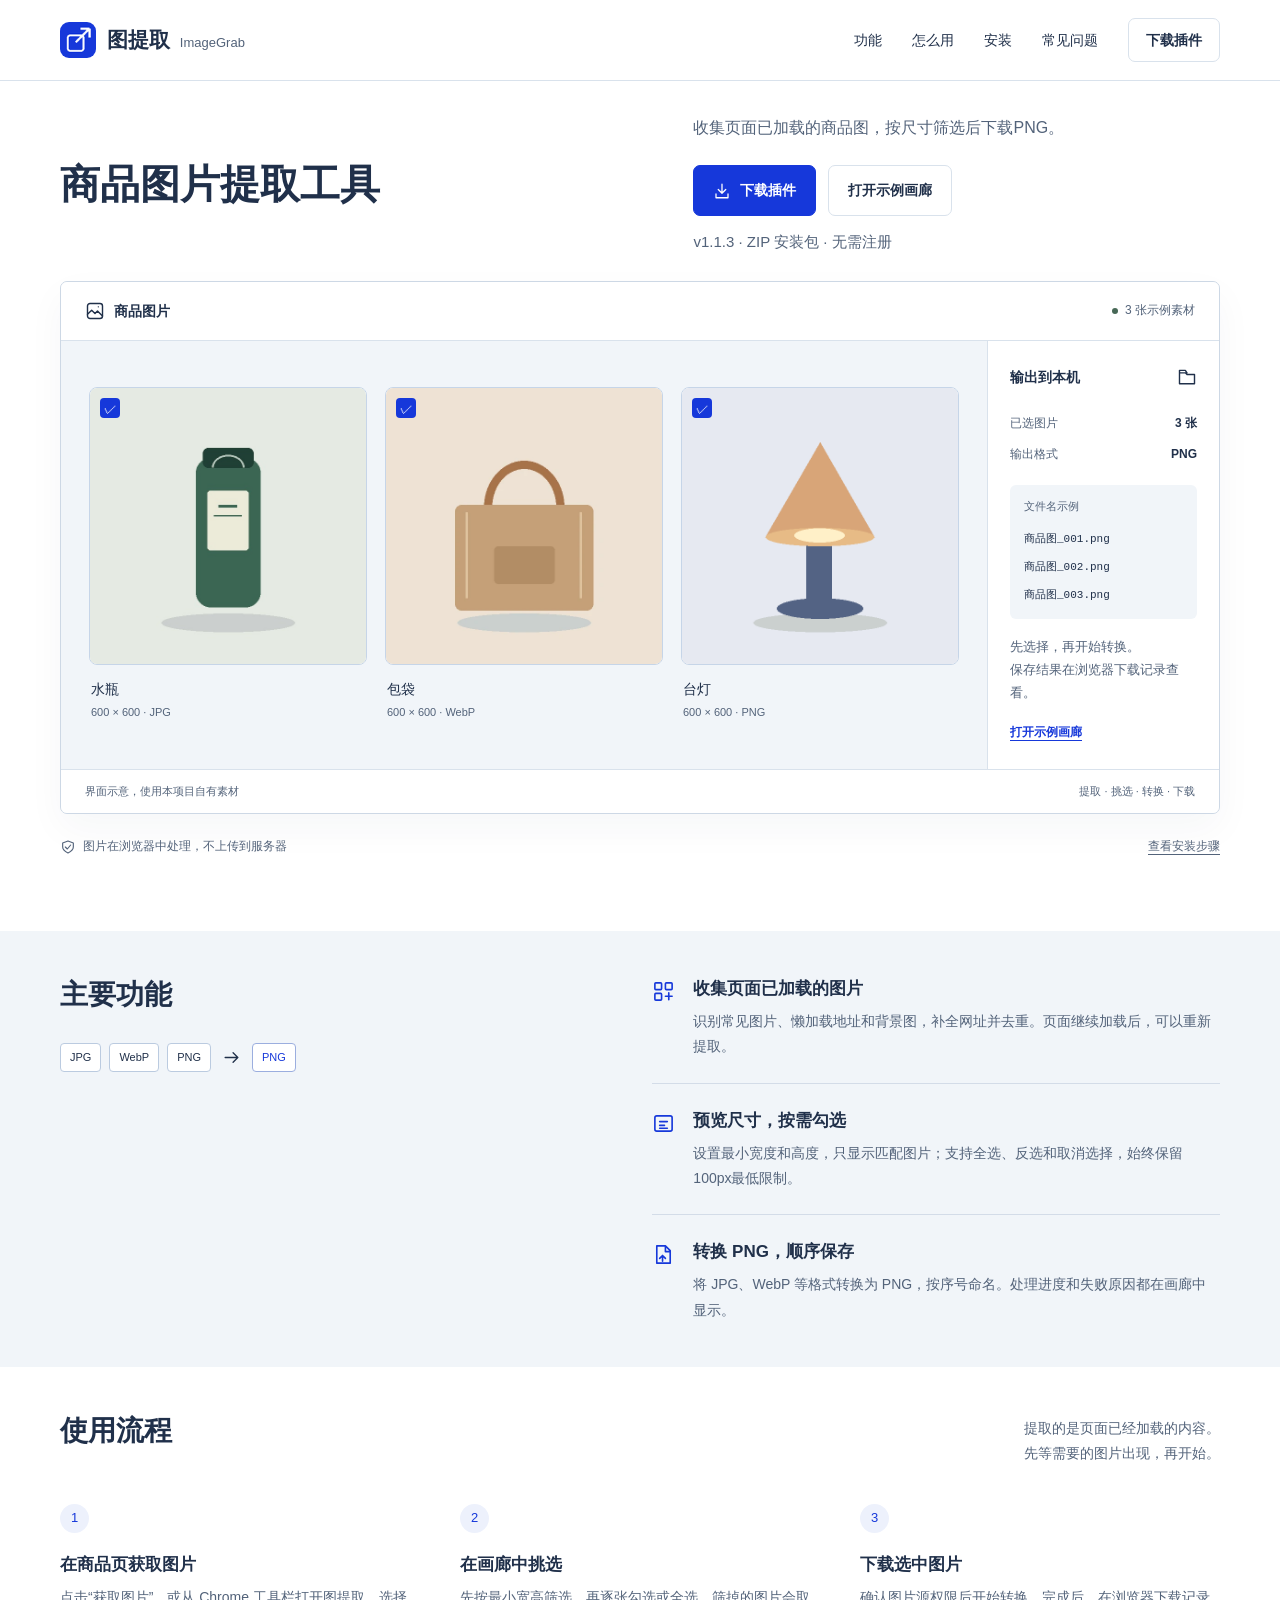
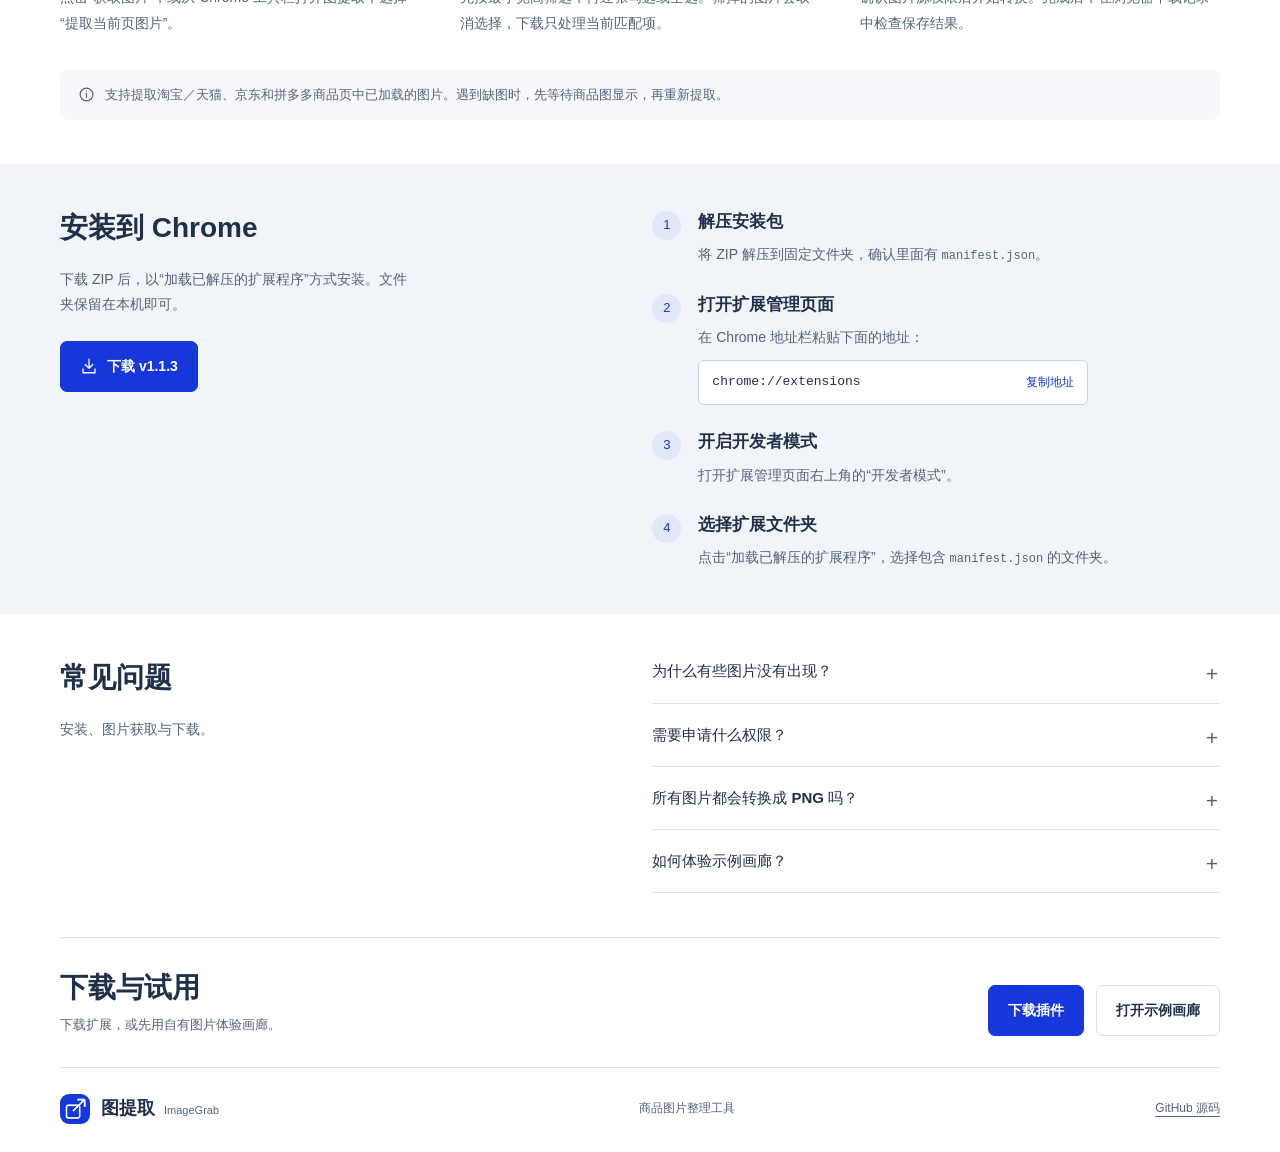
<file: docs/index.html>
<!doctype html>
<html lang="zh-CN">
<head>
  <meta charset="UTF-8">
  <meta name="viewport" content="width=device-width,initial-scale=1">
  <meta name="description" content="图提取 ImageGrab：提取商品页已经加载的图片，集中挑选，转换为PNG并下载到本机。">
  <meta name="theme-color" content="#ffffff">
  <title>图提取 ImageGrab · 商品图片整理工具</title>
  <link rel="icon" href="assets/icon.png">
  <link rel="stylesheet" href="css/style.css">
</head>
<body>
  <a class="skip-link" href="#main">跳到主要内容</a>
  <header class="nav-shell">
    <nav class="nav wrap" aria-label="主导航">
      <a class="brand" href="#" aria-label="图提取首页"><img src="assets/icon.png" width="36" height="36" alt=""><span>图提取 <small>ImageGrab</small></span></a>
      <button id="menu-toggle" class="menu-toggle" type="button" aria-controls="nav-links" aria-expanded="false" aria-label="打开导航菜单"><span></span><span></span></button>
      <div id="nav-links" class="nav-links">
        <a href="#features">功能</a><a href="#workflow">怎么用</a><a href="#install">安装</a><a href="#faq">常见问题</a>
        <a href="downloads/ImageGrab-v1.1.3.zip" download class="nav-download">下载插件</a>
      </div>
    </nav>
  </header>
  <main id="main">
    <section class="hero wrap" aria-labelledby="hero-title">
      <div class="hero-heading">
        <div><h1 id="hero-title">商品图片提取工具</h1></div>
        <div class="hero-intro"><p>收集页面已加载的商品图，按尺寸筛选后下载PNG。</p><div class="hero-actions"><a href="downloads/ImageGrab-v1.1.3.zip" download class="button primary"><svg viewBox="0 0 24 24" aria-hidden="true"><path d="M12 3v12m-5-5 5 5 5-5M4 16v5h16v-5"/></svg>下载插件</a><a href="demo/index.html?demo=1" class="button secondary">打开示例画廊</a></div><p class="download-note">v1.1.3 · ZIP 安装包 · 无需注册</p></div>
      </div>
      <figure class="workspace-preview" aria-label="商品图片整理界面示意">
        <div class="workspace-header"><span class="workspace-name"><svg viewBox="0 0 24 24" aria-hidden="true"><rect x="3" y="3" width="18" height="18" rx="3"/><path d="m3 16 5-5 4 4 3-3 6 6M16 7h.01"/></svg>商品图片</span><span class="workspace-status"><span></span>3 张示例素材</span></div>
        <div class="workspace-body">
          <div class="contact-sheet">
            <div class="photo-item"><div class="photo"><span class="photo-selected" aria-hidden="true">✓</span><img src="assets/sample-bottle.jpg" width="600" height="600" alt="自有示例：绿色水瓶"></div><div class="photo-meta"><span>水瓶</span><small>600 × 600 · JPG</small></div></div>
            <div class="photo-item"><div class="photo"><span class="photo-selected" aria-hidden="true">✓</span><img src="assets/sample-bag.webp" width="600" height="600" alt="自有示例：棕色包袋"></div><div class="photo-meta"><span>包袋</span><small>600 × 600 · WebP</small></div></div>
            <div class="photo-item"><div class="photo"><span class="photo-selected" aria-hidden="true">✓</span><img src="assets/sample-lamp.png" width="600" height="600" alt="自有示例：台灯"></div><div class="photo-meta"><span>台灯</span><small>600 × 600 · PNG</small></div></div>
          </div>
          <aside class="export-preview" aria-label="导出信息示意"><div class="export-title"><span>输出到本机</span><svg viewBox="0 0 24 24" aria-hidden="true"><path d="M3 7h7l2 2h9v11H3ZM3 7V4h7l2 3"/></svg></div><dl><div><dt>已选图片</dt><dd>3 张</dd></div><div><dt>输出格式</dt><dd>PNG</dd></div></dl><div class="file-preview"><span>文件名示例</span><code>商品图_001.png<br>商品图_002.png<br>商品图_003.png</code></div><p>先选择，再开始转换。<br>保存结果在浏览器下载记录查看。</p><a href="demo/index.html?demo=1" class="preview-link">打开示例画廊</a></aside>
        </div>
        <figcaption><span>界面示意，使用本项目自有素材</span><span>提取 · 挑选 · 转换 · 下载</span></figcaption>
      </figure>
      <div class="hero-footnote"><span><svg viewBox="0 0 24 24" aria-hidden="true"><path d="m12 3 8 3v6c0 5-8 9-8 9s-8-4-8-9V6Z"/><path d="m8 12 3 3 5-6"/></svg>图片在浏览器中处理，不上传到服务器</span><a href="#install">查看安装步骤</a></div>
    </section>
    <section id="features" class="features-section" aria-labelledby="features-title">
      <div class="wrap features-layout"><div class="section-intro"><h2 id="features-title">主要功能</h2><div class="source-formats"><span>JPG</span><span>WebP</span><span>PNG</span><svg viewBox="0 0 24 24" aria-hidden="true"><path d="M4 12h16m-6-6 6 6-6 6"/></svg><strong>PNG</strong></div></div>
        <div class="feature-list"><article><svg viewBox="0 0 24 24" aria-hidden="true"><rect x="3" y="3" width="7" height="7" rx="1"/><rect x="14" y="3" width="7" height="7" rx="1"/><rect x="3" y="14" width="7" height="7" rx="1"/><path d="M14 17h7m-3.5-3.5v7"/></svg><div><h3>收集页面已加载的图片</h3><p>识别常见图片、懒加载地址和背景图，补全网址并去重。页面继续加载后，可以重新提取。</p></div></article><article><svg viewBox="0 0 24 24" aria-hidden="true"><rect x="3" y="4" width="18" height="16" rx="2"/><path d="M8 10h8m-8 4h5m-5 3h8"/></svg><div><h3>预览尺寸，按需勾选</h3><p>设置最小宽度和高度，只显示匹配图片；支持全选、反选和取消选择，始终保留100px最低限制。</p></div></article><article><svg viewBox="0 0 24 24" aria-hidden="true"><path d="M7 3h7l5 5v13H5V3Zm7 0v6h5M8 16l3-3 3 3m-3-3v6"/></svg><div><h3>转换 PNG，顺序保存</h3><p>将 JPG、WebP 等格式转换为 PNG，按序号命名。处理进度和失败原因都在画廊中显示。</p></div></article></div>
      </div>
    </section>
    <section id="workflow" class="section wrap" aria-labelledby="workflow-title">
      <div class="section-heading"><h2 id="workflow-title">使用流程</h2><p>提取的是页面已经加载的内容。<br>先等需要的图片出现，再开始。</p></div>
      <ol class="workflow-steps"><li><span class="step-number">1</span><h3>在商品页获取图片</h3><p>点击“获取图片”，或从 Chrome 工具栏打开图提取，选择“提取当前页图片”。</p></li><li><span class="step-number">2</span><h3>在画廊中挑选</h3><p>先按最小宽高筛选，再逐张勾选或全选。筛掉的图片会取消选择，下载只处理当前匹配项。</p></li><li><span class="step-number">3</span><h3>下载选中图片</h3><p>确认图片源权限后开始转换。完成后，在浏览器下载记录中检查保存结果。</p></li></ol>
      <div class="workflow-note"><svg viewBox="0 0 24 24" aria-hidden="true"><circle cx="12" cy="12" r="9"/><path d="M12 10v6m0-9h.01"/></svg><p>支持提取淘宝／天猫、京东和拼多多商品页中已加载的图片。遇到缺图时，先等待商品图显示，再重新提取。</p></div>
    </section>
    <section id="install" class="install-section" aria-labelledby="install-title"><div class="wrap install-layout"><div class="section-intro"><h2 id="install-title">安装到 Chrome</h2><p>下载 ZIP 后，以“加载已解压的扩展程序”方式安装。文件夹保留在本机即可。</p><a href="downloads/ImageGrab-v1.1.3.zip" download class="button primary"><svg viewBox="0 0 24 24" aria-hidden="true"><path d="M12 3v12m-5-5 5 5 5-5M4 16v5h16v-5"/></svg>下载 v1.1.3</a></div><ol class="install-steps"><li><span class="step-number">1</span><div><h3>解压安装包</h3><p>将 ZIP 解压到固定文件夹，确认里面有 <code>manifest.json</code>。</p></div></li><li><span class="step-number">2</span><div><h3>打开扩展管理页面</h3><p>在 Chrome 地址栏粘贴下面的地址：</p><button id="copy-url" type="button" class="copy-box" aria-label="复制Chrome扩展页面地址"><code>chrome://extensions</code><span>复制地址</span></button><p id="copy-status" class="copy-status" role="status" aria-live="polite"></p></div></li><li><span class="step-number">3</span><div><h3>开启开发者模式</h3><p>打开扩展管理页面右上角的“开发者模式”。</p></div></li><li><span class="step-number">4</span><div><h3>选择扩展文件夹</h3><p>点击“加载已解压的扩展程序”，选择包含 <code>manifest.json</code> 的文件夹。</p></div></li></ol></div></section>
    <section id="faq" class="section wrap faq-layout" aria-labelledby="faq-title"><div class="section-intro"><h2 id="faq-title">常见问题</h2><p>安装、图片获取与下载。</p></div><div class="faq-list"><details><summary>为什么有些图片没有出现？</summary><p>插件读取页面已加载的图片地址。未加载内容、登录限制或特殊页面结构可能导致缺图。回到商品页，等待图片显示后重新获取。</p></details><details><summary>需要申请什么权限？</summary><p>下载时只请求选中图片源的访问权限，用于读取原图并转换 PNG。画廊会保存在扩展本机存储；图片不会上传到本项目服务器。</p></details><details><summary>所有图片都会转换成 PNG 吗？</summary><p>支持浏览器能解码的常见图片格式。动态图片保存为静态帧；小于100×100像素、文件过大、来源不支持或读取失败的图片会被跳过并给出原因。</p></details><details><summary>如何体验示例画廊？</summary><p>打开示例画廊，可用三张商品图体验尺寸筛选、选择和PNG下载。</p></details></div></section>
    <section class="download-section wrap" aria-label="获取插件"><div><h2>下载与试用</h2><p>下载扩展，或先用自有图片体验画廊。</p></div><div class="hero-actions"><a href="downloads/ImageGrab-v1.1.3.zip" download class="button primary">下载插件</a><a href="demo/index.html?demo=1" class="button secondary">打开示例画廊</a></div></section>
  </main>
  <footer class="footer wrap"><a class="brand" href="#"><img src="assets/icon.png" width="30" height="30" alt=""><span>图提取 <small>ImageGrab</small></span></a><p>商品图片整理工具</p><a id="repository-link" class="repo-link" href="https://github.com/aszz007/school-intership-imagegrab" target="_blank" rel="noopener noreferrer">GitHub 源码</a></footer>
  <script src="js/main.js"></script>
</body>
</html>
</file>
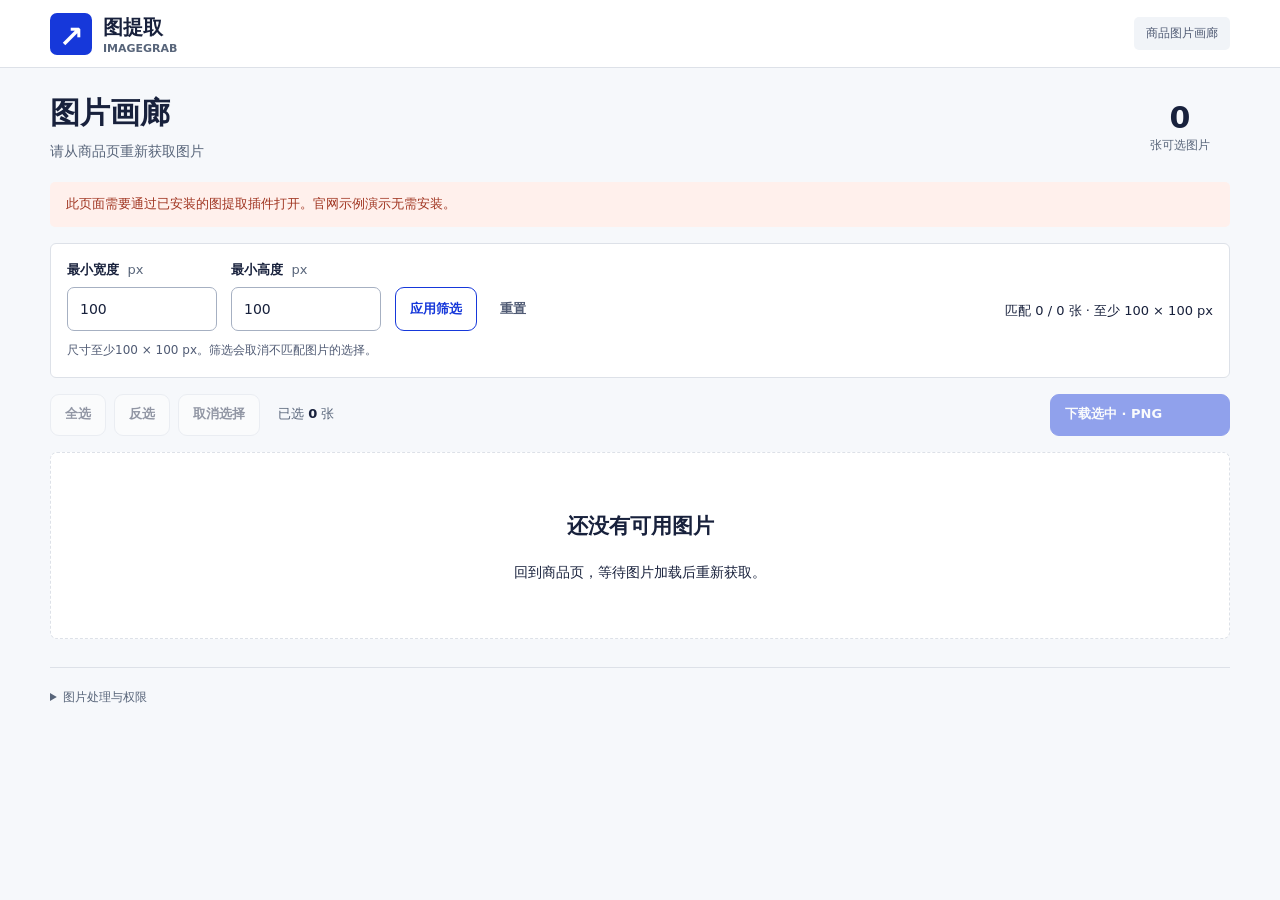
<file: docs/demo/index.html>
<!doctype html>
<html lang="zh-CN">
<head>
  <meta charset="UTF-8">
  <meta name="viewport" content="width=device-width,initial-scale=1">
  <meta name="color-scheme" content="light">
  <title>图片画廊 · 图提取 ImageGrab</title>
  <link rel="stylesheet" href="gallery.css">
</head>
<body>
  <header class="topbar">
    <a class="brand" href="#"><span class="brand-icon">↗</span><span>图提取<small>IMAGEGRAB</small></span></a>
    <span id="mode-label" class="mode-label">商品图片画廊</span>
  </header>
  <main>
    <div class="heading">
      <div><h1>图片画廊</h1><p id="source-title">正在读取商品图片…</p></div>
      <div class="summary"><strong id="total">0</strong><span>张可选图片</span></div>
    </div>
    <p id="notice" class="notice" role="status" aria-live="polite">正在加载…</p>
    <form id="dimension-filter" class="dimension-filter" aria-label="按图片尺寸筛选" novalidate>
      <div class="dimension-field">
        <label for="filter-width">最小宽度 <span>px</span></label>
        <input id="filter-width" type="number" min="100" max="16384" step="1" inputmode="numeric" value="100" aria-describedby="filter-help filter-error">
      </div>
      <div class="dimension-field">
        <label for="filter-height">最小高度 <span>px</span></label>
        <input id="filter-height" type="number" min="100" max="16384" step="1" inputmode="numeric" value="100" aria-describedby="filter-help filter-error">
      </div>
      <div class="filter-actions">
        <button id="apply-filter" type="submit">应用筛选</button>
        <button id="reset-filter" type="button">重置</button>
      </div>
      <p id="filter-summary" class="filter-summary" role="status" aria-live="polite">匹配 0 / 0 张</p>
      <p id="filter-help" class="filter-help">尺寸至少100 × 100 px。筛选会取消不匹配图片的选择。</p>
      <p id="filter-error" class="filter-error" role="alert"></p>
    </form>
    <section class="toolbar" aria-label="图片选择与下载">
      <div class="selection-actions">
        <button id="select-all" type="button">全选</button>
        <button id="invert" type="button">反选</button>
        <button id="clear" type="button">取消选择</button>
        <span>已选 <strong id="selected">0</strong> 张</span>
      </div>
      <div class="download-actions">
        <button id="cancel" type="button" hidden>停止后续下载</button>
        <button id="download" class="primary" type="button" disabled>下载选中 · PNG</button>
      </div>
    </section>
    <div id="progress" class="progress" hidden><progress id="progress-bar" value="0" max="1"></progress><p id="progress-text" role="status"></p></div>
    <section id="gallery" class="gallery" aria-label="提取的图片"></section>
    <div id="empty" class="empty" hidden>
      <h2 id="empty-title">暂无可用图片</h2>
      <p id="empty-help">回到商品页，等待图片加载后重新获取。</p>
      <button id="reset-empty" type="button" hidden>重置筛选</button>
    </div>
    <details id="results" class="results" hidden><summary>下载处理记录</summary><ul id="result-list"></ul></details>
    <footer><details><summary>图片处理与权限</summary><p>图片至少100 × 100像素；动态图片保存为静态帧。下载前只请求选中图片源的权限，图片在本机处理。</p><p>在浏览器下载记录中查看已保存的文件。</p></details></footer>
  </main>
  <script src="shared/core.js"></script><script src="gallery.js"></script>
</body>
</html>
</file>
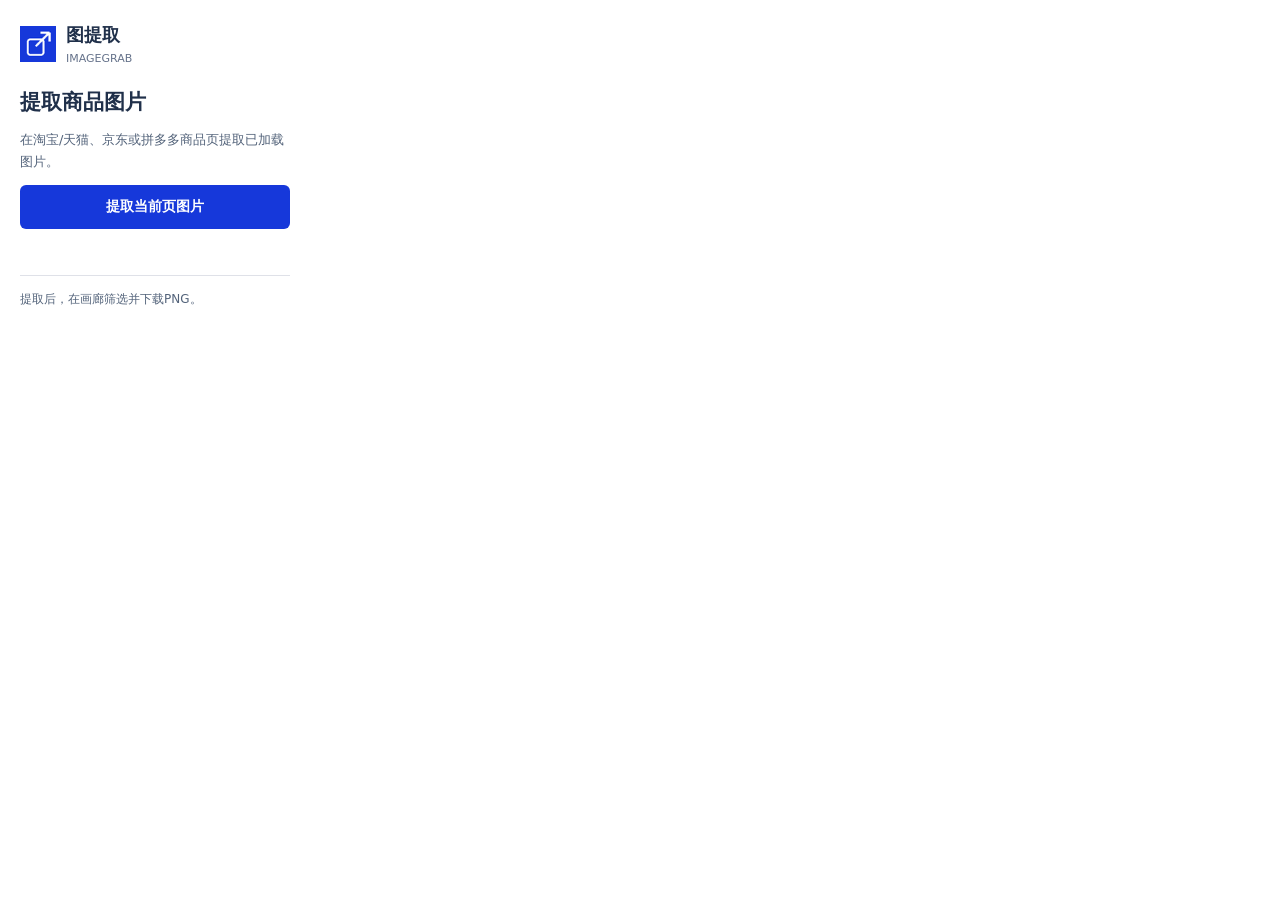
<file: popup.html>
<!doctype html><html lang="zh-CN"><head><meta charset="UTF-8"><meta name="viewport" content="width=device-width,initial-scale=1"><title>图提取 ImageGrab</title><link rel="stylesheet" href="popup.css"></head><body><header><img src="icons/icon48.png" width="36" height="36" alt=""><div><strong>图提取</strong><small>IMAGEGRAB</small></div></header><h1>提取商品图片</h1><p>在淘宝/天猫、京东或拼多多商品页提取已加载图片。</p><button id="extract" type="button">提取当前页图片</button><p id="status" role="status"></p><footer>提取后，在画廊筛选并下载PNG。</footer><script src="shared/core.js"></script><script src="popup.js"></script></body></html>
</file>
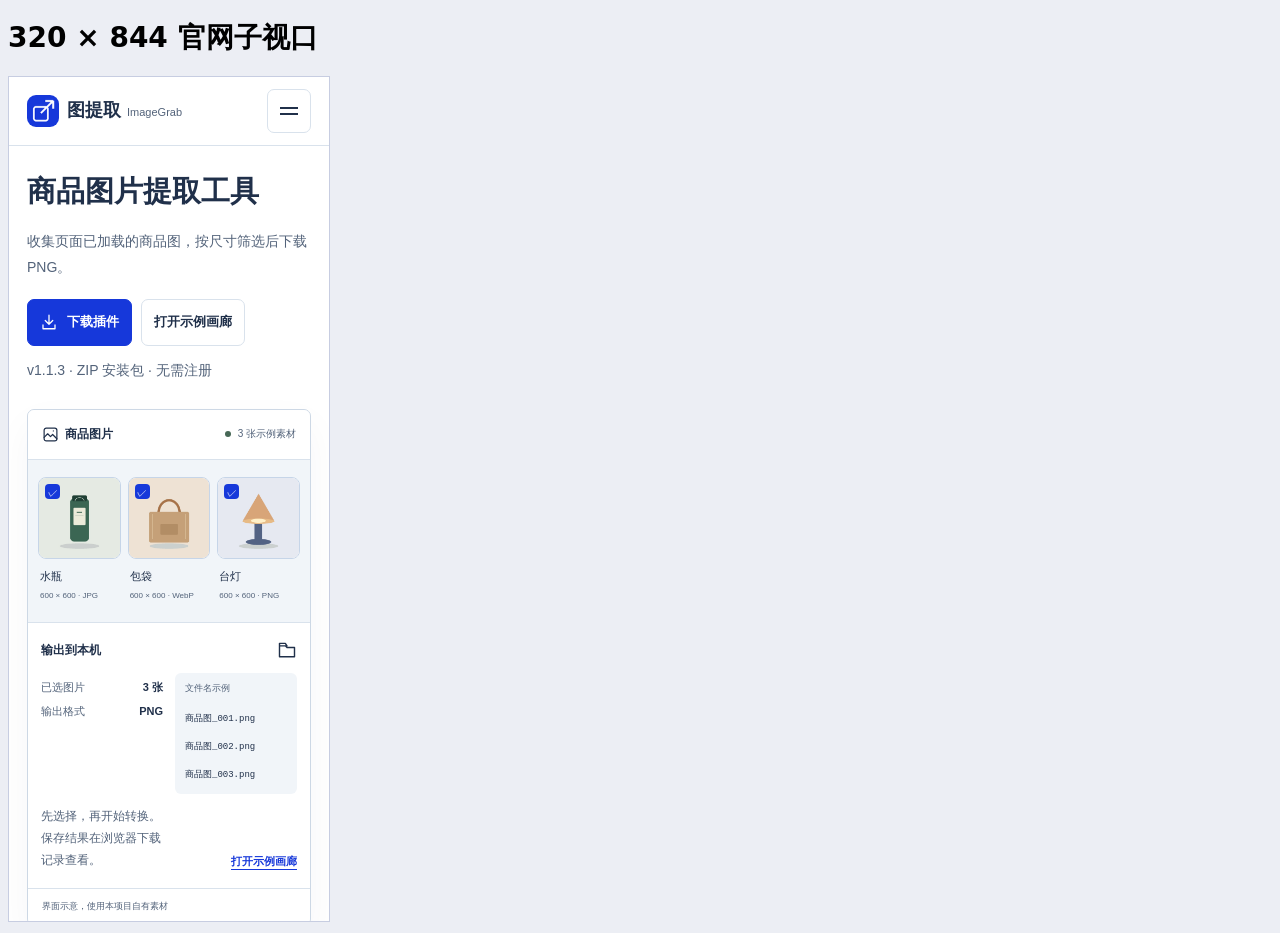
<file: test/mobile-preview.html>
<!doctype html><html lang="zh-CN"><meta charset="utf-8"><title>ImageGrab 320px布局验收</title><style>body{font:14px system-ui;background:#eceef4}iframe{width:320px;height:844px;border:1px solid #c7cde1;background:white}</style><h1>320 × 844 官网子视口</h1><iframe title="手机官网" src="../docs/"></iframe></html>
</file>
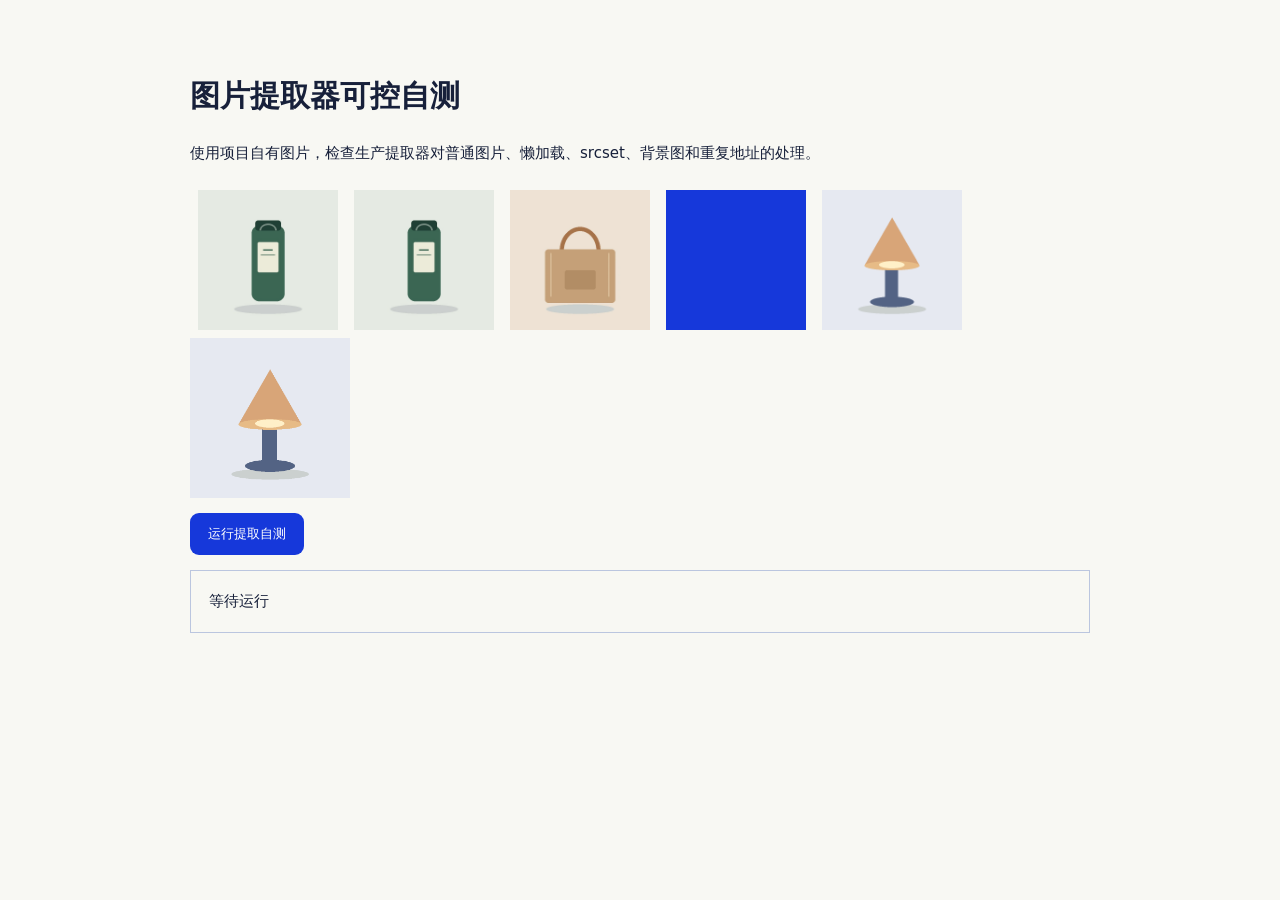
<file: test/product-fixture.html>
<!doctype html><html lang="zh-CN"><head><meta charset="utf-8"><meta name="viewport" content="width=device-width,initial-scale=1"><title>ImageGrab提取器 · 可控DOM自测</title><style>body{font:15px/1.7 system-ui;max-width:900px;margin:30px auto;padding:20px;background:#f8f8f3;color:#17203a}img{width:140px;vertical-align:middle;margin:8px}button{padding:12px 18px;background:#1638da;color:white;border:0;border-radius:9px}pre{padding:18px;border:1px solid #bbc6df;white-space:pre-wrap}#background{width:160px;height:160px;background-image:url('../docs/assets/sample-lamp.png');background-size:cover}</style></head><body><h1>图片提取器可控自测</h1><p>使用项目自有图片，检查生产提取器对普通图片、懒加载、srcset、背景图和重复地址的处理。</p><img src="../docs/assets/sample-bottle.jpg" alt="JPG示例"><img src="../docs/assets/sample-bottle.jpg" data-lazy-src="../docs/assets/sample-bottle.jpg" alt="重复与懒加载"><img src="../docs/assets/sample-bag.webp" srcset="../docs/assets/sample-bag.webp 1x, ../docs/assets/sample-bottle.jpg 2x" alt="srcset示例"><img src="../docs/assets/small-icon.png" alt="应排除的小图"><img src="../docs/assets/sample-lamp.png" data-src="javascript:alert('unsafe')" alt="无效候选地址"><div id="background"></div><p><button id="run">运行提取自测</button></p><pre id="result" role="status">等待运行</pre><script src="../shared/core.js"></script><script src="../shared/extract.js"></script><script src="fixture.js"></script></body></html>
</file>
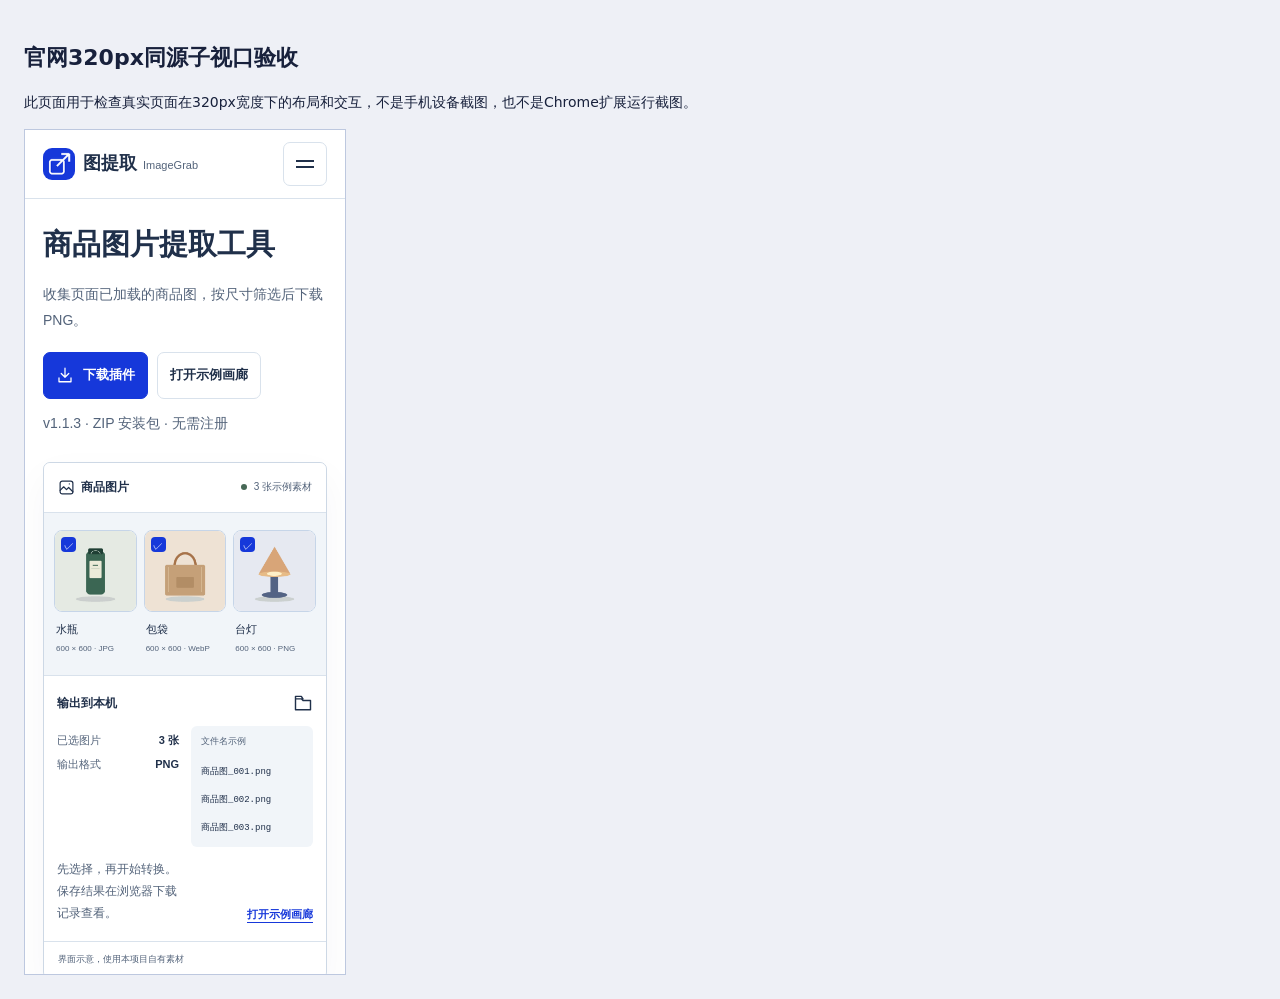
<file: docs/qa/viewport.html>
<!doctype html>
<html lang="zh-CN">
<head>
<meta charset="utf-8">
<meta name="viewport" content="width=device-width,initial-scale=1">
<title>图提取 · 320px布局验收</title>
<style>body{margin:0;padding:24px;background:#eef0f6;color:#18213c;font:14px/1.7 system-ui,sans-serif}h1{font-size:22px}iframe{display:block;width:320px;height:844px;border:1px solid #bdc8df;background:white}p{max-width:700px}</style>
</head>
<body>
<h1>官网320px同源子视口验收</h1>
<p>此页面用于检查真实页面在320px宽度下的布局和交互，不是手机设备截图，也不是Chrome扩展运行截图。</p>
<iframe id="phone" title="320px官网预览" src="../index.html" width="320" height="844"></iframe>
<script>
const widths = [320, 375, 768];
const value = Number(new URLSearchParams(location.search).get("width"));
const width = widths.includes(value) ? value : 320;
const frame = document.getElementById("phone");
frame.style.width = width + "px";
frame.width = width;
frame.title = width + "px官网预览";
document.querySelector("h1").textContent = "官网" + width + "px同源子视口验收";
</script>
</body>
</html>
</file>
<file: docs/css/style.css>
:root {
  --brand: #1638da;
  --ink: #20304a;
  --muted: #53637a;
  --paper: #ffffff;
  --surface: #f1f5f9;
  --line: #d9e2ec;
}
* { box-sizing: border-box; }
html { scroll-behavior: smooth; scroll-padding-top: 100px; }
body { margin: 0; background: var(--paper); color: var(--ink); font: 16px/1.75 "PingFang SC", "Microsoft YaHei", -apple-system, BlinkMacSystemFont, sans-serif; }
a { color: inherit; text-decoration: none; }
button { font: inherit; color: inherit; cursor: pointer; }
a, button, summary { touch-action: manipulation; }
a:focus-visible, button:focus-visible, summary:focus-visible { outline: 3px solid #1638da; outline-offset: 5px; }
svg { width: 20px; height: 20px; fill: none; stroke: currentColor; stroke-width: 1.7; stroke-linecap: round; stroke-linejoin: round; flex: none; }
h1, h2, h3, p { margin-top: 0; }
h1, h2 { text-wrap: balance; }
.wrap { width: min(1160px, calc(100% - 64px)); margin-inline: auto; }
.skip-link { position: fixed; top: 8px; left: 16px; padding: 10px 18px; background: var(--brand); color: white; z-index: 30; transform: translateY(-160%); }
.skip-link:focus { transform: translateY(0); }
.nav-shell { background: #fff; border-bottom: 1px solid var(--line); position: sticky; top: 0; z-index: 20; }
.nav { min-height: 80px; display: flex; align-items: center; justify-content: space-between; gap: 20px; }
.brand { display: inline-flex; align-items: center; gap: 11px; font-size: 21px; font-weight: 700; flex: none; }
.brand img { border-radius: 9px; }
.brand small { font-size: 13px; font-weight: 450; color: var(--muted); margin-left: 4px; }
.nav-links { display: flex; align-items: center; gap: 30px; font-size: 14px; }
.nav-links > a { padding: 8px 0; }
.nav-links > a:hover, .nav-links > a.active { color: var(--brand); }
.nav-links > a.active { text-decoration: underline; text-underline-offset: 7px; }
.nav-links .nav-download { padding: 9px 17px; border: 1px solid var(--line); border-radius: 7px; font-weight: 600; }
.menu-toggle { display: none; padding: 12px; width: 44px; height: 44px; border: 1px solid var(--line); background: white; border-radius: 7px; }
.menu-toggle span { display: block; height: 2px; background: var(--ink); margin: 4px 0; }
.hero { padding-top: 66px; padding-bottom: 36px; }
.hero-heading { display: grid; grid-template-columns: 1.15fr 1fr; gap: 48px; align-items: end; margin-bottom: 44px; }
.product-type { font-size: 14px; color: var(--muted); margin-bottom: 15px; }
h1 { font-size: clamp(40px, 4.6vw, 56px); line-height: 1.26; letter-spacing: -1.7px; font-weight: 650; margin: 0; }
.hero-intro > p:first-child { font-size: 16px; line-height: 1.9; color: var(--muted); margin-bottom: 22px; }
.hero-actions { display: flex; flex-wrap: wrap; align-items: center; gap: 12px; }
.button { display: inline-flex; align-items: center; justify-content: center; gap: 9px; border: 1px solid var(--line); border-radius: 7px; padding: 12px 19px; min-height: 48px; font-size: 14px; font-weight: 600; transition: background-color 160ms, border-color 160ms; }
.button.primary { color: white; background: var(--brand); border-color: var(--brand); }
.button.primary:hover { background: #102db8; border-color: #102db8; }
.button.secondary { background: #fff; }
.button.secondary:hover { background: var(--surface); border-color: #a9bbd1; }
.button svg { width: 18px; height: 18px; }
.download-note { font-size: 12px; color: var(--muted); margin: 12px 0 0; }
.workspace-preview { margin: 0; border: 1px solid #cdd8e5; border-radius: 14px; overflow: hidden; box-shadow: 0 15px 38px #23354c0a; background: var(--surface); }
.workspace-header { min-height: 59px; padding: 15px 24px; display: flex; justify-content: space-between; align-items: center; gap: 16px; border-bottom: 1px solid var(--line); background: #fff; font-size: 14px; }
.workspace-name { display: inline-flex; gap: 9px; align-items: center; font-weight: 600; }
.workspace-status { display: inline-flex; gap: 7px; align-items: center; font-size: 12px; color: var(--muted); }
.workspace-status > span { width: 6px; height: 6px; border-radius: 50%; background: #476856; }
.workspace-body { display: grid; grid-template-columns: minmax(0, 1fr) 232px; min-width: 0; }
.contact-sheet { padding: 28px; display: grid; grid-template-columns: repeat(3, minmax(0, 1fr)); gap: 18px; align-items: center; min-width: 0; }
.photo-item { min-width: 0; }
.photo { border: 1px solid #c6d5e8; position: relative; border-radius: 8px; overflow: hidden; background: #fff; }
.photo > img { width: 100%; height: auto; display: block; aspect-ratio: 1; object-fit: contain; }
.photo-selected { position: absolute; top: 10px; left: 10px; border-radius: 4px; height: 20px; width: 20px; display: grid; place-items: center; background: var(--brand); color: white; font-size: 13px; }
.photo-meta { display: flex; flex-direction: column; align-items: flex-start; gap: 2px; padding: 12px 2px 0; font-size: 14px; }
.photo-meta small { color: var(--muted); font-size: 11px; }
.export-preview { padding: 24px 22px; background: #fff; border-left: 1px solid var(--line); min-width: 0; }
.export-title { display: flex; justify-content: space-between; align-items: center; gap: 10px; font-size: 14px; font-weight: 600; }
.export-preview dl { margin: 24px 0 20px; font-size: 12px; }
.export-preview dl > div { display: flex; justify-content: space-between; gap: 12px; margin: 10px 0; }
.export-preview dt { color: var(--muted); }
.export-preview dd { margin: 0; font-weight: 600; }
.file-preview { padding: 12px 14px; background: var(--surface); border-radius: 6px; }
.file-preview > span { font-size: 11px; color: var(--muted); display: block; margin-bottom: 6px; }
.file-preview code { font: 11px/1.9 Consolas, monospace; overflow-wrap: anywhere; }
.export-preview p { margin: 16px 0 12px; font-size: 11px; color: var(--muted); line-height: 1.8; }
.preview-link { color: var(--brand); font-size: 12px; font-weight: 600; text-decoration: underline; text-underline-offset: 4px; }
.workspace-preview figcaption { display: flex; justify-content: space-between; flex-wrap: wrap; gap: 8px 16px; padding: 12px 24px; border-top: 1px solid var(--line); color: var(--muted); font-size: 11px; background: #fff; }
.hero-footnote { display: flex; justify-content: space-between; align-items: center; gap: 15px; margin-top: 22px; color: var(--muted); font-size: 12px; }
.hero-footnote > span { display: inline-flex; align-items: center; gap: 7px; }
.hero-footnote svg { width: 16px; height: 16px; }
.hero-footnote a { text-decoration: underline; text-underline-offset: 4px; flex: none; }
.features-section { margin-top: 38px; padding: 64px 0; background: var(--surface); }
.features-layout { display: grid; grid-template-columns: 1fr 1.13fr; gap: 90px; }
h2 { font-size: clamp(28px, 3vw, 36px); font-weight: 600; line-height: 1.45; letter-spacing: -.6px; margin-bottom: 18px; }
.section-intro > p { font-size: 14px; color: var(--muted); line-height: 1.9; max-width: 360px; margin-bottom: 24px; }
.source-formats { display: flex; flex-wrap: wrap; align-items: center; gap: 8px; margin-top: 27px; font-size: 11px; }
.source-formats > span, .source-formats > strong { padding: 4px 9px; border: 1px solid #bbcbe0; border-radius: 4px; background: #fff; font-weight: 500; }
.source-formats > strong { color: var(--brand); border-color: #9baedf; }
.source-formats svg { width: 19px; height: 19px; margin: 0 3px; }
.feature-list article { display: flex; align-items: flex-start; gap: 18px; padding: 23px 0; border-bottom: 1px solid #d3dce8; }
.feature-list article:first-child { padding-top: 0; }
.feature-list article:last-child { padding-bottom: 0; border-bottom: 0; }
.feature-list article > svg { color: var(--brand); margin-top: 5px; width: 23px; height: 23px; }
h3 { font-size: 17px; font-weight: 600; line-height: 1.6; margin-bottom: 7px; }
.feature-list p { margin: 0; font-size: 13px; line-height: 1.95; color: var(--muted); }
.section { padding-top: 76px; padding-bottom: 76px; }
.section-heading { display: flex; justify-content: space-between; gap: 30px; align-items: start; margin-bottom: 34px; }
.section-heading h2 { max-width: 620px; }
.section-heading > p { color: var(--muted); font-size: 13px; line-height: 1.9; margin: 5px 0 0; }
.workflow-steps { list-style: none; padding: 0; margin: 0; display: grid; grid-template-columns: repeat(3, minmax(0, 1fr)); gap: 40px; }
.step-number { font-size: 13px; color: var(--brand); width: 29px; height: 29px; border-radius: 50%; background: #edf1fc; display: inline-grid; place-items: center; flex: none; }
.workflow-steps .step-number { margin-bottom: 18px; }
.workflow-steps p { color: var(--muted); font-size: 13px; line-height: 1.95; margin: 0; }
.workflow-note { display: flex; gap: 10px; align-items: start; background: #f6f8fc; margin-top: 33px; padding: 14px 18px; border-radius: 7px; }
.workflow-note svg { color: var(--muted); width: 17px; height: 17px; margin-top: 3px; }
.workflow-note p { color: var(--muted); font-size: 12px; line-height: 1.8; margin: 0; }
.install-section { padding: 64px 0; background: #f1f5f9; }
.install-layout { display: grid; grid-template-columns: 1fr 1.13fr; gap: 90px; }
.install-caption { font-size: 12px !important; margin-top: 15px; }
.install-steps { list-style: none; padding: 0; margin: 0; }
.install-steps li { display: flex; gap: 17px; align-items: start; padding-bottom: 23px; }
.install-steps li:last-child { padding-bottom: 0; }
.install-steps .step-number { margin-top: 3px; background: #e0e8f9; }
.install-steps li > div { min-width: 0; flex: 1; }
.install-steps p { margin: 0; font-size: 13px; color: var(--muted); line-height: 1.9; }
.install-steps code { font-size: 12px; overflow-wrap: anywhere; }
.copy-box { display: flex; justify-content: space-between; align-items: center; gap: 12px; border: 1px solid #c7d4e7; border-radius: 6px; background: #fff; padding: 11px 13px; margin-top: 10px; width: min(100%, 390px); text-align: left; }
.copy-box code { font: 13px/1.6 Consolas, monospace; min-width: 0; overflow-wrap: anywhere; }
.copy-box span { font-size: 12px; color: var(--brand); white-space: nowrap; }
.copy-status { min-height: 0; }
.copy-status:not(:empty) { margin-top: 7px; color: var(--brand); }
.faq-layout { display: grid; grid-template-columns: 1fr 1.13fr; gap: 90px; }
.faq-list details { border-bottom: 1px solid var(--line); padding: 18px 0; }
.faq-list details:first-child { padding-top: 0; }
.faq-list summary { list-style: none; cursor: pointer; font-size: 15px; font-weight: 550; padding-right: 30px; position: relative; }
.faq-list summary::-webkit-details-marker { display: none; }
.faq-list summary::after { content: '+'; position: absolute; right: 2px; top: -2px; font-size: 21px; color: var(--muted); font-weight: 400; }
.faq-list details[open] summary::after { content: '−'; }
.faq-list p { color: var(--muted); font-size: 13px; line-height: 1.95; margin: 13px 30px 0 0; }
.download-section { padding: 36px 0 44px; border-top: 1px solid var(--line); display: flex; justify-content: space-between; align-items: center; gap: 30px; }
.download-section h2 { font-size: 29px; margin: 0 0 5px; }
.download-section p { font-size: 13px; color: var(--muted); margin: 0; }
.footer { border-top: 1px solid var(--line); display: flex; justify-content: space-between; align-items: center; gap: 20px; padding-top: 25px; padding-bottom: 28px; }
.footer .brand { font-size: 18px; }
.footer .brand small { font-size: 11px; }
.footer p { font-size: 11px; color: var(--muted); margin: 0; }
.repo-link { color: var(--muted); font-size: 12px; text-decoration: underline; text-underline-offset: 4px; }
@media (max-width: 1050px) {
  .hero-heading { gap: 28px; }
  .workspace-body { grid-template-columns: minmax(0, 1fr) 210px; }
  .contact-sheet { padding: 22px; gap: 12px; }
  .export-preview { padding: 22px 18px; }
  .features-layout, .install-layout, .faq-layout { gap: 50px; }
  .nav-links { gap: 22px; }
}
@media (max-width: 767px) {
  .wrap { width: calc(100% - 36px); }
  html { scroll-padding-top: 84px; }
  .nav { min-height: 68px; }
  .brand { font-size: 18px; gap: 8px; }
  .brand small { font-size: 11px; }
  .brand img { width: 32px; height: 32px; }
  .menu-toggle { display: block; }
  .nav-links { display: none; position: absolute; top: 68px; left: 0; right: 0; background: #fff; border-bottom: 1px solid var(--line); padding: 16px 18px 22px; flex-direction: column; gap: 5px; align-items: stretch; box-shadow: 0 14px 24px #23354c0a; }
  .nav-links.open { display: flex; }
  .nav-links > a { padding: 10px 6px; }
  .nav-links .nav-download { margin-top: 8px; text-align: center; }
  .hero { padding-top: 38px; padding-bottom: 22px; }
  .hero-heading { grid-template-columns: 1fr; gap: 22px; margin-bottom: 28px; }
  .product-type { font-size: 12px; margin-bottom: 10px; }
  h1 { font-size: clamp(32px, 7.9vw, 47px); letter-spacing: -.8px; line-height: 1.35; }
  .hero-intro > p:first-child { font-size: 14px; margin-bottom: 18px; }
  .desktop-break { display: none; }
  .button { font-size: 13px; padding: 11px 15px; min-height: 46px; }
  .download-note { font-size: 11px; }
  .workspace-header { padding: 12px 14px; min-height: 50px; font-size: 12px; }
  .workspace-status { font-size: 10px; }
  .workspace-name { gap: 6px; }
  .workspace-name svg { width: 17px; height: 17px; }
  .workspace-body { grid-template-columns: 1fr; }
  .contact-sheet { padding: 17px 14px 19px; gap: 9px; }
  .photo-selected { width: 15px; height: 15px; top: 6px; left: 6px; font-size: 10px; }
  .photo-meta { padding-top: 8px; font-size: 11px; gap: 2px; }
  .photo-meta small { font-size: 9px; }
  .export-preview { border-left: 0; border-top: 1px solid var(--line); padding: 17px 18px; display: grid; grid-template-columns: 1fr 1fr; gap: 12px 20px; }
  .export-title { grid-column: 1/-1; font-size: 12px; }
  .export-preview dl { margin: 0; }
  .export-preview dl > div { margin: 5px 0; font-size: 11px; }
  .file-preview { padding: 8px 10px; }
  .file-preview > span, .file-preview code { font-size: 9px; }
  .export-preview p { margin: 0; font-size: 10px; }
  .preview-link { align-self: end; justify-self: end; font-size: 11px; }
  .workspace-preview figcaption { padding: 10px 14px; font-size: 9px; }
  .workspace-preview figcaption > span:last-child { display: none; }
  .hero-footnote { flex-wrap: wrap; margin-top: 17px; gap: 10px; font-size: 10px; }
  .hero-footnote svg { width: 14px; height: 14px; }
  .features-section { margin-top: 20px; padding: 42px 0; }
  .features-layout, .install-layout, .faq-layout { grid-template-columns: 1fr; gap: 32px; }
  h2 { font-size: 28px; margin-bottom: 15px; }
  .section-intro > p { font-size: 13px; margin-bottom: 18px; }
  .source-formats { margin-top: 18px; }
  .feature-list article { padding: 19px 0; gap: 13px; }
  h3 { font-size: 16px; }
  .feature-list p, .workflow-steps p { font-size: 12px; }
  .section { padding-top: 46px; padding-bottom: 46px; }
  .section-heading { display: block; margin-bottom: 28px; }
  .section-heading > p { font-size: 12px; }
  .workflow-steps { grid-template-columns: 1fr; gap: 24px; }
  .workflow-steps li { display: grid; grid-template-columns: 29px minmax(0, 1fr); column-gap: 13px; }
  .workflow-steps .step-number { margin: 3px 0 0; grid-row: 1/3; }
  .workflow-steps h3 { margin-bottom: 5px; }
  .workflow-note { margin-top: 25px; padding: 13px; gap: 8px; }
  .workflow-note p { font-size: 11px; }
  .install-section { padding: 43px 0; }
  .install-steps li { gap: 13px; }
  .install-steps p { font-size: 12px; }
  .copy-box code { font-size: 12px; }
  .copy-box span { font-size: 11px; }
  .faq-list summary { font-size: 14px; }
  .faq-list p { font-size: 12px; margin-right: 0; }
  .download-section { display: block; padding-top: 28px; padding-bottom: 32px; }
  .download-section .hero-actions { margin-top: 20px; }
  .download-section h2 { font-size: 27px; }
  .footer { flex-wrap: wrap; justify-content: flex-start; gap: 14px 24px; padding-top: 20px; padding-bottom: 24px; }
  .footer .brand { width: 100%; }
  .footer p { flex: 1; }
}
@media (max-width: 359px) {
  .contact-sheet { padding-inline: 10px; gap: 7px; }
  .photo-meta small { font-size: 8px; }
  .export-preview { gap: 12px; padding-inline: 13px; }
  .hero-actions { gap: 9px; }
  .hero-actions .button { padding-inline: 12px; }
  .brand small { margin-left: 1px; }
}
@media (prefers-reduced-motion: reduce) {
  html { scroll-behavior: auto; }
  *, *::before, *::after { transition: none !important; }
}

/* Make the product and its controls the first visible content. */
.hero{padding-top:32px}.hero-heading{gap:28px;margin-bottom:26px;align-items:center}.hero h1{font-size:clamp(28px,3.5vw,40px);line-height:1.4;letter-spacing:0}.hero-intro>p{font-size:15px;line-height:1.8;max-width:32em}.hero-actions{margin-top:16px}.download-note{font-size:12px}.section-intro h2,.section-heading h2,.download-section h2{font-size:28px;letter-spacing:0;line-height:1.45}.section-intro p,.section-heading p{font-size:14px;line-height:1.8}.section{padding-block:44px}.features-section,.install-section{padding-block:44px}.hero-footnote{font-size:12px}.feature-list article h3,.workflow-steps h3,.install-steps h3{font-size:17px}.feature-list article p,.workflow-steps p,.install-steps p,.faq-list p{font-size:14px;line-height:1.8}.faq-list summary{font-size:15px}.workflow-note p{font-size:13px}.export-preview p{font-size:13px}.workspace-preview{border-radius:7px}.footer p{font-size:12px}.download-section{padding-block:30px}
@media(max-width:767px){.hero{padding-top:25px}.hero-heading{gap:16px}.hero h1{font-size:29px}.hero-intro>p{font-size:14px}.section-intro h2,.section-heading h2,.download-section h2{font-size:25px}.section{padding-block:32px}.features-section,.install-section{padding-block:32px}.hero-actions .button{font-size:13px}.export-preview p{font-size:12px}}
</file>
<file: docs/demo/gallery.css>
:root{--ink:#18213c;--muted:#69738b;--paper:#f8f8f3;--line:#dde1e8;--blue:#1638da;--tint:#e8ecff;--radius:16px}*{box-sizing:border-box}body{margin:0;background:var(--paper);color:var(--ink);font:14px/1.6 system-ui,-apple-system,"Microsoft YaHei",sans-serif}button,a{touch-action:manipulation}button{border:1px solid var(--line);background:white;border-radius:9px;padding:10px 14px;font-family:inherit;font-size:13px;font-weight:600;line-height:1.3;color:var(--ink);cursor:pointer;min-height:42px}button:hover{border-color:#1638da70;background:#f1f3ff}button:focus-visible,a:focus-visible,input:focus-visible{outline:3px solid #eda947;outline-offset:3px}button:disabled{opacity:.45;cursor:not-allowed}button.primary{background:var(--blue);color:#fff;border-color:var(--blue);display:flex;align-items:center;gap:32px;min-width:180px;justify-content:space-between}button.primary:hover:not(:disabled){background:#1029a9}.topbar{height:84px;padding:0 max(28px,calc((100vw - 1180px)/2));display:flex;align-items:center;justify-content:space-between;border-bottom:1px solid var(--line);background:#fff}.brand{display:flex;align-items:center;gap:11px;text-decoration:none;color:var(--ink);font-weight:750;font-size:20px}.brand-icon{width:42px;height:42px;background:var(--blue);color:#fff;border-radius:12px;display:grid;place-items:center;font-size:30px}.brand small{display:block;font-size:9px;letter-spacing:2.3px;color:var(--muted);line-height:1.1}.mode-label{font-size:12px;background:#ecf0f5;color:#505b74;padding:7px 12px;border-radius:50px}main{max-width:1236px;margin:auto;padding:44px 28px}.heading{display:flex;align-items:center;justify-content:space-between;gap:30px}.eyebrow{font-size:10px;letter-spacing:2px;color:var(--blue);font-weight:700}h1{font-size:clamp(30px,4vw,48px);letter-spacing:-1.5px;margin:10px 0 8px;line-height:1.25}.heading p{color:var(--muted);max-width:760px;overflow-wrap:anywhere}.summary{display:flex;flex-direction:column;align-items:center;min-width:115px}.summary strong{font-size:48px;line-height:1.2;letter-spacing:-2px}.summary span{font-size:12px;color:var(--muted)}.notice{padding:12px 16px;background:var(--tint);border-radius:10px;color:#354784;font-size:13px;margin:24px 0}.notice.error{background:#fff0ec;color:#a03521}.toolbar{display:flex;align-items:center;justify-content:space-between;gap:14px;padding:12px 0 22px}.selection-actions,.download-actions{display:flex;align-items:center;gap:8px;flex-wrap:wrap}.selection-actions span{margin-left:10px;color:var(--muted);font-size:13px}.selection-actions strong{color:var(--ink)}.gallery{display:grid;grid-template-columns:repeat(3,minmax(0,1fr));gap:22px}.tile{background:#fff;border:1px solid var(--line);border-radius:var(--radius);overflow:hidden;transition:border-color .2s,box-shadow .2s;position:relative}.tile.selected{border-color:#5672ff;box-shadow:0 0 0 1px #5672ff}.tile.excluded{opacity:.55}.tile label{display:flex;flex-direction:column;cursor:pointer}.image-wrap{height:246px;background:#edf0f2;display:grid;place-items:center;position:relative}.image-wrap img{width:100%;height:100%;object-fit:contain}.tile input{position:absolute;left:15px;top:15px;width:20px;height:20px;accent-color:var(--blue);z-index:1;cursor:pointer}.tile-meta{padding:16px 18px;display:flex;align-items:flex-start;justify-content:space-between;gap:8px}.tile-meta strong{display:block;font-size:14px}.tile-meta small{display:block;font-size:11px;color:var(--muted);margin-top:3px;word-break:break-all}.format{font:600 10px/1.2 system-ui;padding:5px 7px;background:#f1f3f8;border-radius:5px;color:#606b85;white-space:nowrap}.tile-status{font-size:11px;color:var(--muted);padding:0 18px 13px;min-height:28px}.progress{padding:16px 20px;border-radius:12px;background:#e9eeff;margin-bottom:22px}.progress progress{width:100%;accent-color:var(--blue);height:9px}.progress p{margin:8px 0 0;font-size:13px}.results{margin-top:28px;background:#fff;border:1px solid var(--line);border-radius:12px;padding:16px 20px}.results li{overflow-wrap:anywhere;margin:7px 0;color:var(--muted);font-size:13px}.empty{text-align:center;padding:60px 15px;background:white;border:1px dashed var(--line);border-radius:16px}footer{margin-top:42px;padding-top:20px;border-top:1px solid var(--line);font-size:11px;color:var(--muted)}footer p{margin:7px 0}[hidden]{display:none!important}@media(max-width:1000px){.gallery{grid-template-columns:repeat(2,minmax(0,1fr))}.toolbar{align-items:flex-start;flex-direction:column}.download-actions{width:100%;justify-content:flex-end}}@media(max-width:580px){.topbar{height:72px;padding:0 18px}.brand{font-size:17px}.brand-icon{width:36px;height:36px;font-size:25px}.mode-label{font-size:10px;padding:6px 8px}main{padding:30px 18px}.heading{align-items:flex-start;gap:10px}.summary{min-width:70px}.summary strong{font-size:34px}.summary span{font-size:10px}.heading p{font-size:12px}.gallery{grid-template-columns:1fr}.image-wrap{height:260px}.selection-actions span{margin-left:0;width:100%}.selection-actions button{padding:9px 11px}.download-actions .primary{width:100%}.notice{font-size:12px}.gallery{gap:18px}}@media(prefers-reduced-motion:reduce){*{transition:none!important;scroll-behavior:auto!important}}.dimension-filter{display:flex;align-items:flex-end;flex-wrap:wrap;gap:12px 16px;background:#fff;border-block:1px solid var(--line);padding:20px;margin-bottom:4px}.dimension-field{flex:0 1 148px;min-width:0}.dimension-field label{display:block;font-size:12px;font-weight:600;margin-bottom:7px}.dimension-field label span{color:var(--muted);font-weight:400;margin-left:4px}.dimension-field input{width:100%;min-width:0;min-height:44px;border:1px solid #a6b0c2;border-radius:7px;padding:9px 12px;background:#fff;color:var(--ink);font:inherit;font-variant-numeric:tabular-nums}.dimension-field input:disabled{opacity:.55}.filter-actions{display:flex;gap:8px}.filter-actions button{min-height:44px}#apply-filter{border-color:var(--blue);color:var(--blue)}#reset-filter{border-color:transparent;background:transparent;color:#505b74}.filter-summary{margin:0 0 10px auto;font-size:13px;font-variant-numeric:tabular-nums}.filter-help,.filter-error{flex-basis:100%;margin:0;font-size:12px}.filter-help{color:#505b74}.filter-error{color:#a03521}.filter-error:empty{display:none}.empty button{margin-top:8px}@media(max-width:700px){.dimension-filter{display:grid;grid-template-columns:repeat(2,minmax(0,1fr));padding:16px;gap:12px}.dimension-field{min-width:0}.filter-actions,.filter-summary,.filter-help,.filter-error{grid-column:1/-1}.filter-actions button{flex:1}.filter-summary{margin:0}.filter-actions{margin-top:2px}}
.image-wrap{grid-template-rows:minmax(0,1fr);grid-template-columns:minmax(0,1fr);overflow:hidden}.image-wrap img{min-width:0;min-height:0}

/* Compact filters above a readable contact sheet. */
:root{--paper:#f6f8fb;--radius:7px;--muted:#58657a}.topbar{height:68px}.brand small{font-size:11px;letter-spacing:0}.brand-icon{border-radius:7px}.mode-label{font-size:12px;border-radius:5px;background:#f1f4f8}main{padding-top:26px}.heading{gap:20px;align-items:center}h1{font-size:30px;letter-spacing:0;margin:0 0 8px}.heading p{font-size:14px;margin:0}.summary{min-width:100px}.summary strong{font-size:30px;letter-spacing:0}.summary span{font-size:12px}.notice{margin:20px 0 16px;border-radius:5px}.dimension-filter{border:1px solid var(--line);border-radius:6px;padding:16px;gap:10px 14px;margin-bottom:0}.dimension-field label{font-size:13px}.dimension-field{flex-basis:150px}.filter-help{font-size:12px}.filter-summary{font-size:13px}.toolbar{padding:16px 0}.selection-actions span{font-size:13px}.tile-meta{padding:13px 15px}.tile-meta strong{font-size:14px}.tile-meta small,.tile-status{font-size:12px}.tile-status{padding:0 15px 13px}.format{font-size:11px}.tile{transition:border-color .15s}.empty{padding:40px 16px;border-radius:7px}footer{font-size:12px;margin-top:28px}footer summary{cursor:pointer}footer p{max-width:65em;font-size:12px}.results{border-radius:6px}
@media(max-width:700px){main{padding:24px 16px}.dimension-filter{gap:12px;padding:14px}.heading{align-items:flex-start}.heading h1{font-size:27px}.summary{min-width:70px}.summary strong{font-size:27px}.topbar{padding-inline:16px}.mode-label{font-size:11px}.toolbar{gap:12px}.selection-actions button{font-size:13px}.gallery{gap:16px}}
</file>
<file: popup.css>
*{box-sizing:border-box}body{width:310px;margin:0;padding:22px;font:14px/1.65 system-ui,sans-serif;background:#f9f8f3;color:#17213b}header{display:flex;align-items:center;gap:10px}header strong{font-size:18px}header small{display:block;font-size:9px;letter-spacing:2px;color:#66738b}h1{font-size:22px;line-height:1.35;margin:24px 0 12px}p{color:#657086}button{width:100%;border:0;border-radius:10px;background:#1638da;color:#fff;padding:13px;font:600 14px system-ui;cursor:pointer}button:focus-visible{outline:3px solid #efb346;outline-offset:3px}button:disabled{opacity:.55;cursor:wait}#status{min-height:22px;color:#b02e21;font-size:12px}footer{font-size:11px;color:#788298;border-top:1px solid #dfe1e8;padding-top:14px}
body{background:#fff;padding:20px;color:#20304a}header small{letter-spacing:0;font-size:11px}h1{font-size:21px;margin:20px 0 10px}p{font-size:13px;color:#53637a}button{border-radius:6px}footer{font-size:12px;color:#53637a}
</file>
